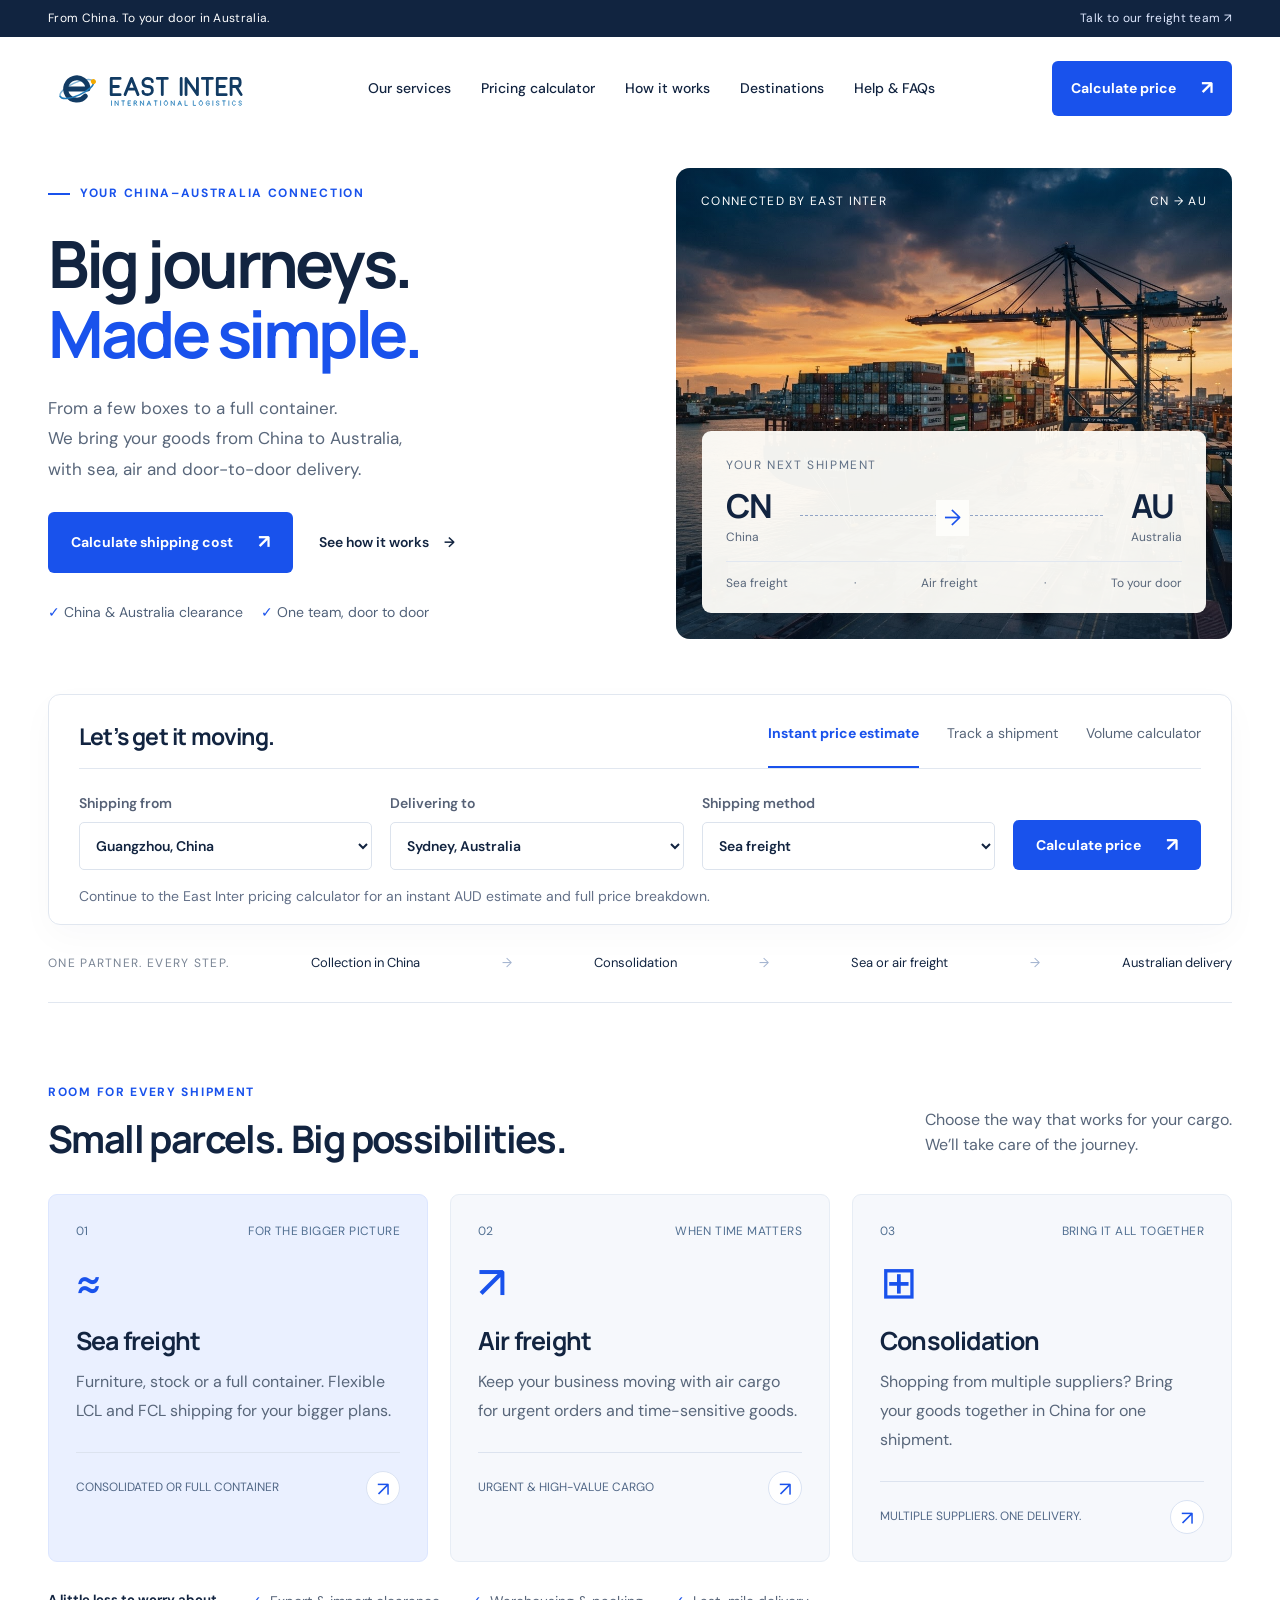
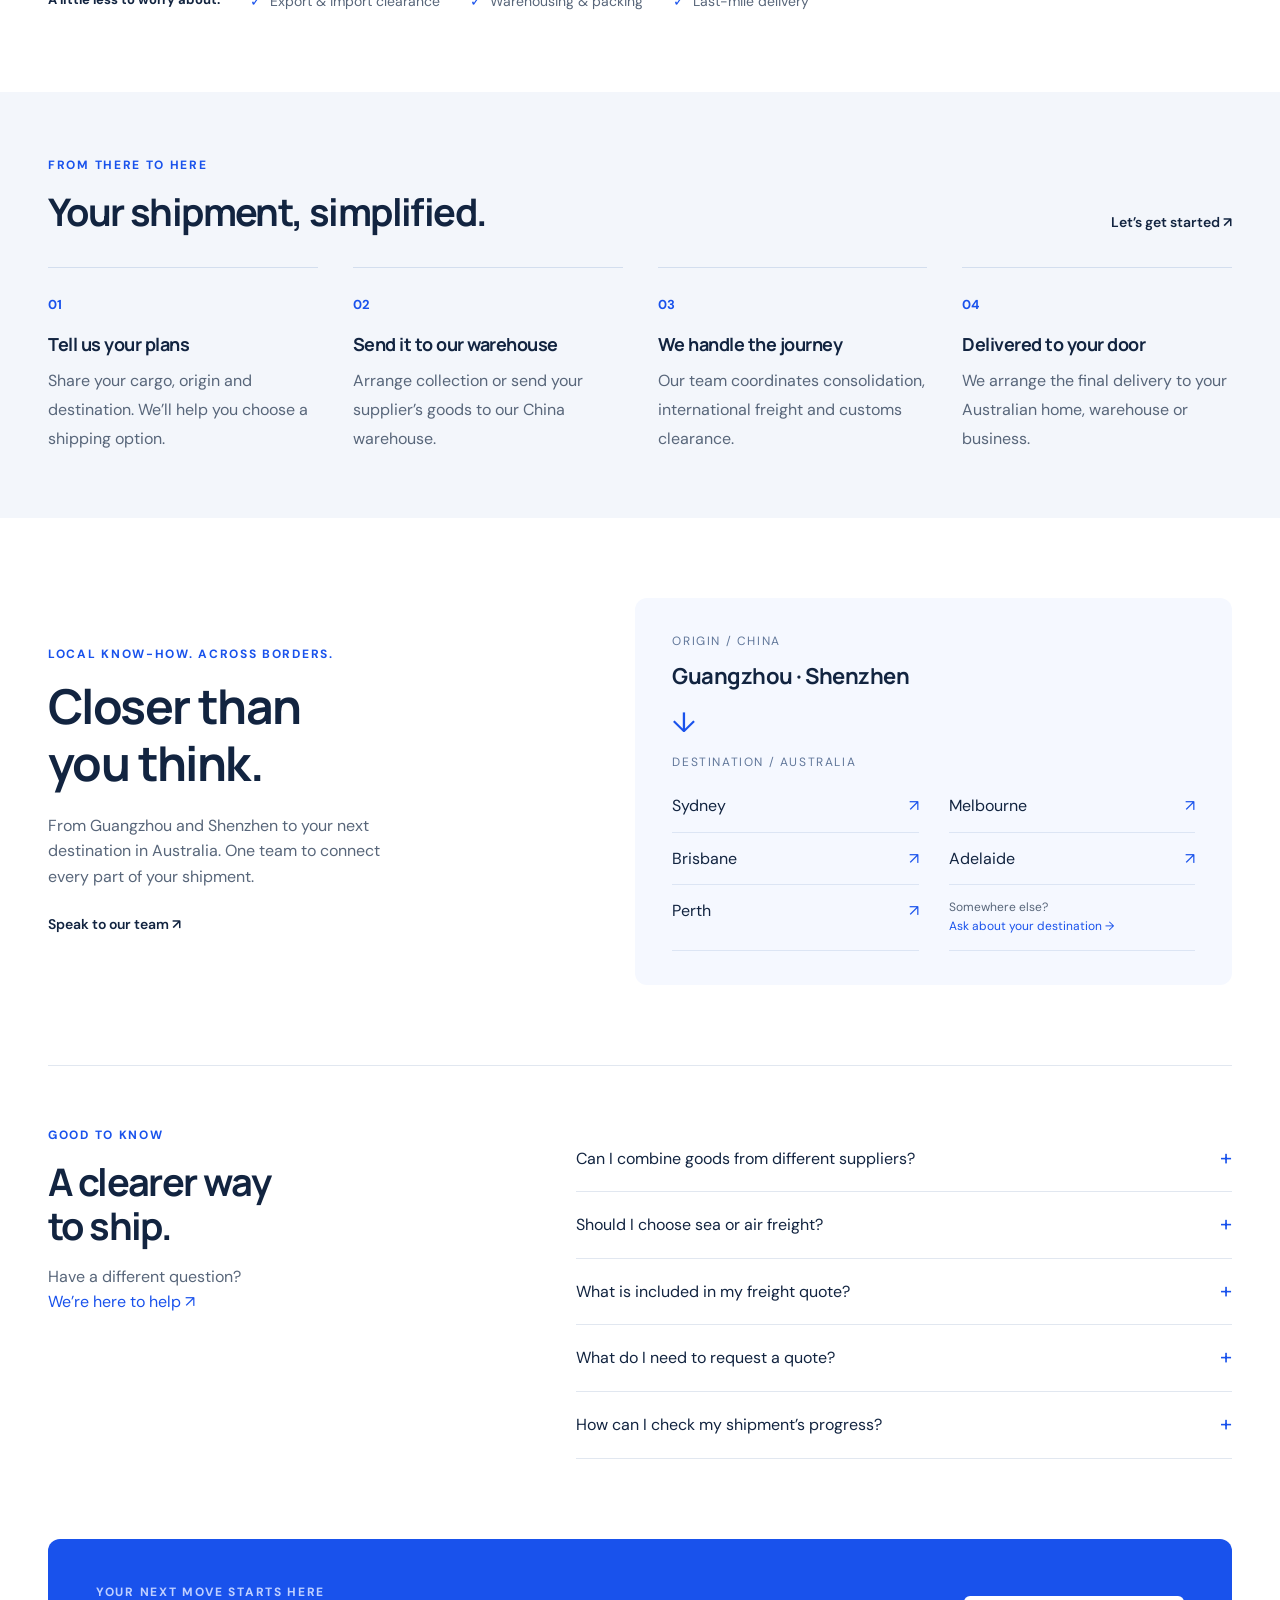
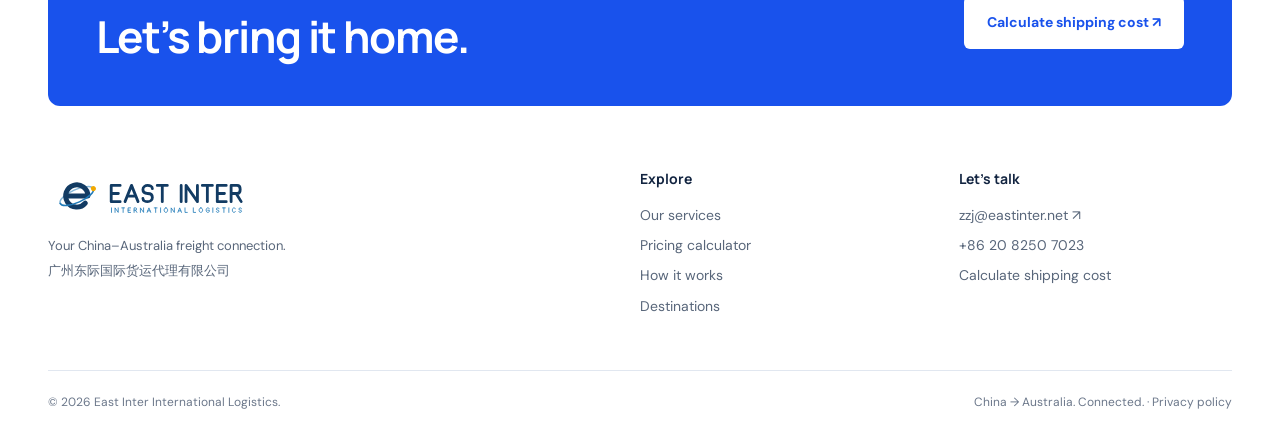
<file: index.html>
<!doctype html>
<html lang="en"><head><meta charset="utf-8"><meta name="viewport" content="width=device-width,initial-scale=1"><title>East Inter — A simpler way from China to Australia</title><meta name="description" content="Sea freight, air freight and consolidation from China to Australia. Plan your shipment with East Inter International Logistics."><link rel="icon" type="image/svg+xml" href="/assets/favicon.svg"><link rel="stylesheet" href="style.css"><script src="/tracking-config.js"></script>
  <script src="/tracking.js" defer></script>
</head><body>
<div class="topbar"><div class="container"><span>From China. To your door in Australia.</span><a href="mailto:zzj@eastinter.net">Talk to our freight team ↗</a></div></div>
<header class="container"><a class="brand" href="/" aria-label="East Inter home"><img src="/assets/east-inter-logo.svg" alt="East Inter International Logistics" width="326" height="80" class="brand-logo" style="height:50px;width:auto;display:block"></a><button class="menu" aria-label="Open navigation" aria-expanded="false">☰</button><nav aria-label="Main navigation"><a href="#services">Our services</a><a href="/eastinter-pricing-calculator">Pricing calculator</a><a href="#how">How it works</a><a href="#coverage">Destinations</a><a href="#faq">Help & FAQs</a></nav><a class="button nav-cta" href="/eastinter-pricing-calculator">Calculate price <span>↗</span></a></header>
<main><section class="hero container"><div class="hero-copy"><div class="eyebrow"><span class="tinyline"></span> YOUR CHINA–AUSTRALIA CONNECTION</div><h1>Big journeys.<br><span>Made simple.</span></h1><p>From a few boxes to a full container.<br>We bring your goods from China to Australia,<br class="desktop"> with sea, air and door-to-door delivery.</p><div class="hero-actions"><a href="/eastinter-pricing-calculator" class="button">Calculate shipping cost <span>↗</span></a><a href="#how" class="text-link">See how it works <span>→</span></a></div><div class="hero-benefits"><span>✓ China & Australia clearance</span><span>✓ One team, door to door</span></div></div><div class="hero-photo"><img src="assets/freight.png" alt="International freight port and shipping operations" fetchpriority="high"><div class="photo-top"><span>CONNECTED BY EAST INTER</span><span>CN → AU</span></div><div class="route-card"><span class="route-label">YOUR NEXT SHIPMENT</span><div class="route"><div><strong>CN</strong><span>China</span></div><div class="route-line"><span>→</span></div><div><strong>AU</strong><span>Australia</span></div></div><div class="route-bottom">Sea freight <span>·</span> Air freight <span>·</span> To your door</div></div></div></section>
<section id="shipping" class="shipping container" aria-labelledby="ship-title"><div class="shipping-top"><h2 id="ship-title">Let’s get it moving.</h2><div class="tabs" role="tablist" aria-label="Shipping tools"><button id="tab-quote" role="tab" aria-selected="true" aria-controls="panel-quote" data-tab="quote">Instant price estimate</button><button id="tab-track" role="tab" aria-selected="false" aria-controls="panel-track" tabindex="-1" data-tab="track">Track a shipment</button><button id="tab-volume" role="tab" aria-selected="false" aria-controls="panel-volume" tabindex="-1" data-tab="volume">Volume calculator</button></div></div><div id="panel-quote" role="tabpanel" aria-labelledby="tab-quote"><form id="quick-quote" class="quick-grid"><label>Shipping from<select name="origin"><option>Guangzhou, China</option><option>Shenzhen, China</option><option>Other city in China</option></select></label><label>Delivering to<select name="destination"><option>Sydney, Australia</option><option>Melbourne, Australia</option><option>Brisbane, Australia</option><option>Adelaide, Australia</option><option>Perth, Australia</option><option>Other Australian destination</option></select></label><label>Shipping method<select name="method"><option>Sea freight</option><option>Air freight</option><option>Help me choose</option></select></label><button class="button" type="submit">Calculate price <span>↗</span></button></form><p class="tool-note">Continue to the East Inter pricing calculator for an instant AUD estimate and full price breakdown.</p></div><div id="panel-track" role="tabpanel" aria-labelledby="tab-track" hidden><form id="track-form" class="track-grid"><label>Shipment reference<input name="reference" placeholder="Enter your East Inter shipment reference" required maxlength="80"></label><button class="button" type="submit">Request an update ↗</button></form><p class="tool-note">Contact our team with your reference for the latest shipment update. Online tracking is not yet connected.</p><p id="track-result" role="status"></p></div><div id="panel-volume" role="tabpanel" aria-labelledby="tab-volume" hidden><form id="volume-form" class="volume-grid"><label>Length (cm)<input name="length" type="number" min="0.1" step="any" value="60" required></label><label>Width (cm)<input name="width" type="number" min="0.1" step="any" value="40" required></label><label>Height (cm)<input name="height" type="number" min="0.1" step="any" value="40" required></label><label>Boxes<input name="quantity" type="number" min="1" max="100000" step="1" value="1" required></label><button class="button" type="submit">Calculate →</button></form><p id="volume-result" role="status">Enter the outer dimensions of identical boxes. Calculate will open the pricing estimator with the resulting CBM.</p></div></section>
<div class="service-strip container"><span>ONE PARTNER. EVERY STEP.</span><div>Collection in China</div><b>→</b><div>Consolidation</div><b>→</b><div>Sea or air freight</div><b>→</b><div>Australian delivery</div></div>
<section id="services" class="section container"><div class="section-head"><div><div class="eyebrow">ROOM FOR EVERY SHIPMENT</div><h2>Small parcels. Big possibilities.</h2></div><p>Choose the way that works for your cargo.<br>We’ll take care of the journey.</p></div><div class="services-grid"><article class="service featured"><div class="service-number">01 <span>FOR THE BIGGER PICTURE</span></div><div class="service-icon">≈</div><h3>Sea freight</h3><p>Furniture, stock or a full container. Flexible LCL and FCL shipping for your bigger plans.</p><div class="service-footer"><span>CONSOLIDATED OR FULL CONTAINER</span><button data-service="Sea freight" aria-label="Request a sea freight quote">↗</button></div></article><article class="service"><div class="service-number">02 <span>WHEN TIME MATTERS</span></div><div class="service-icon">↗</div><h3>Air freight</h3><p>Keep your business moving with air cargo for urgent orders and time-sensitive goods.</p><div class="service-footer"><span>URGENT & HIGH-VALUE CARGO</span><button data-service="Air freight" aria-label="Request an air freight quote">↗</button></div></article><article class="service"><div class="service-number">03 <span>BRING IT ALL TOGETHER</span></div><div class="service-icon">⊞</div><h3>Consolidation</h3><p>Shopping from multiple suppliers? Bring your goods together in China for one shipment.</p><div class="service-footer"><span>MULTIPLE SUPPLIERS. ONE DELIVERY.</span><button data-service="Help me choose" aria-label="Request a consolidation quote">↗</button></div></article></div><div class="included"><strong>A little less to worry about.</strong><span>Export & import clearance</span><span>Warehousing & packing</span><span>Last-mile delivery</span></div></section>
<section id="how" class="how-section"><div class="container"><div class="section-head"><div><div class="eyebrow">FROM THERE TO HERE</div><h2>Your shipment, simplified.</h2></div><a class="text-link" href="/eastinter-pricing-calculator">Let’s get started ↗</a></div><div class="steps"><article><span>01</span><h3>Tell us your plans</h3><p>Share your cargo, origin and destination. We’ll help you choose a shipping option.</p></article><article><span>02</span><h3>Send it to our warehouse</h3><p>Arrange collection or send your supplier’s goods to our China warehouse.</p></article><article><span>03</span><h3>We handle the journey</h3><p>Our team coordinates consolidation, international freight and customs clearance.</p></article><article><span>04</span><h3>Delivered to your door</h3><p>We arrange the final delivery to your Australian home, warehouse or business.</p></article></div></div></section>
<section id="coverage" class="coverage section container"><div><div class="eyebrow">LOCAL KNOW-HOW. ACROSS BORDERS.</div><h2>Closer than<br>you think.</h2><p>From Guangzhou and Shenzhen to your next destination in Australia. One team to connect every part of your shipment.</p><a class="text-link" href="mailto:zzj@eastinter.net">Speak to our team ↗</a></div><div class="destinations"><div class="destination-title"><span>ORIGIN / CHINA</span><strong>Guangzhou · Shenzhen</strong></div><div class="destination-arrow">↓</div><div class="destination-title"><span>DESTINATION / AUSTRALIA</span></div><div class="cities"><span>Sydney <b>↗</b></span><span>Melbourne <b>↗</b></span><span>Brisbane <b>↗</b></span><span>Adelaide <b>↗</b></span><span>Perth <b>↗</b></span><span class="city-other">Somewhere else?<br><a href="#shipping">Ask about your destination →</a></span></div></div></section>
<section id="faq" class="faq section container"><div><div class="eyebrow">GOOD TO KNOW</div><h2>A clearer way<br>to ship.</h2><p>Have a different question?<br><a href="mailto:zzj@eastinter.net">We’re here to help ↗</a></p></div><div class="faq-list"><details><summary>Can I combine goods from different suppliers?</summary><p>Yes. East Inter offers warehousing and consolidation in Guangzhou and Shenzhen. Contact our team before dispatching goods to confirm the receiving address, storage terms and packing requirements.</p></details><details><summary>Should I choose sea or air freight?</summary><p>Sea freight generally suits larger shipments when your schedule is flexible. Air freight suits urgent and higher-value goods. Share your cargo details and required arrival date so our team can recommend an option and confirm current transit estimates.</p></details><details><summary>What is included in my freight quote?</summary><p>Your tailored quote should set out the agreed freight, collection, clearance and delivery charges. Ask our team to confirm taxes, duties, insurance and any destination charges for your particular shipment before booking.</p></details><details><summary>What do I need to request a quote?</summary><p>Provide your origin, destination, goods description, number of packages, total weight and outer dimensions. For multiple package sizes, include a packing list.</p></details><details><summary>How can I check my shipment’s progress?</summary><p>Use the shipment update tool above to prepare an email with your East Inter reference. The freight team can provide the latest update; live tracking is not connected to this website yet.</p></details></div></section>
<section class="cta container"><div><div class="eyebrow">YOUR NEXT MOVE STARTS HERE</div><h2>Let’s bring it home.</h2></div><a href="/eastinter-pricing-calculator" class="button white">Calculate shipping cost ↗</a></section></main>
<footer class="container"><div class="footer-top"><div><a class="brand" href="/"><img src="/assets/east-inter-logo.svg" alt="East Inter International Logistics" width="326" height="80" class="brand-logo" style="height:50px;width:auto;display:block"></a><p>Your China–Australia freight connection.<br>广州东际国际货运代理有限公司</p></div><div><h3>Explore</h3><a href="#services">Our services</a><a href="/eastinter-pricing-calculator">Pricing calculator</a><a href="#how">How it works</a><a href="#coverage">Destinations</a></div><div><h3>Let’s talk</h3><a href="mailto:zzj@eastinter.net">zzj@eastinter.net ↗</a><a href="tel:+862082507023">+86 20 8250 7023</a><a href="/eastinter-pricing-calculator">Calculate shipping cost</a></div></div><div class="footer-bottom"><span>© <span id="year">2026</span> East Inter International Logistics.</span><span>China → Australia. Connected. · <a href="/privacy">Privacy policy</a></span></div></footer>
<dialog id="quote-dialog" aria-labelledby="dialog-title"><button class="close" aria-label="Close quote form">×</button><div class="eyebrow">LET’S PLAN YOUR SHIPMENT</div><h2 id="dialog-title">A quote that fits your cargo.</h2><p id="quote-route"></p><form id="details-form"><div class="form-pair"><label>Your name<input name="name" autocomplete="name" required maxlength="120"></label><label>Email address<input name="email" type="email" autocomplete="email" required></label></div><label>Goods description<textarea name="cargo" rows="3" placeholder="e.g. 8 cartons of homewares; include collection and delivery details" required maxlength="3000"></textarea></label><div class="form-pair"><label>Total weight (kg)<input name="weight" type="number" min="0.01" step="any" required></label><label>Total volume (CBM, optional)<input name="volume" type="number" min="0.000001" step="any"></label></div><p class="tool-note">We’ll prepare an email to zzj@eastinter.net with your details. Your request is sent only when you send it in your email app.</p><button class="button" type="submit">Prepare quote email ↗</button><p id="quote-status" role="status"></p><a id="email-fallback" hidden>Open prepared email ↗</a></form></dialog><script src="app.js"></script></body></html>
</file>
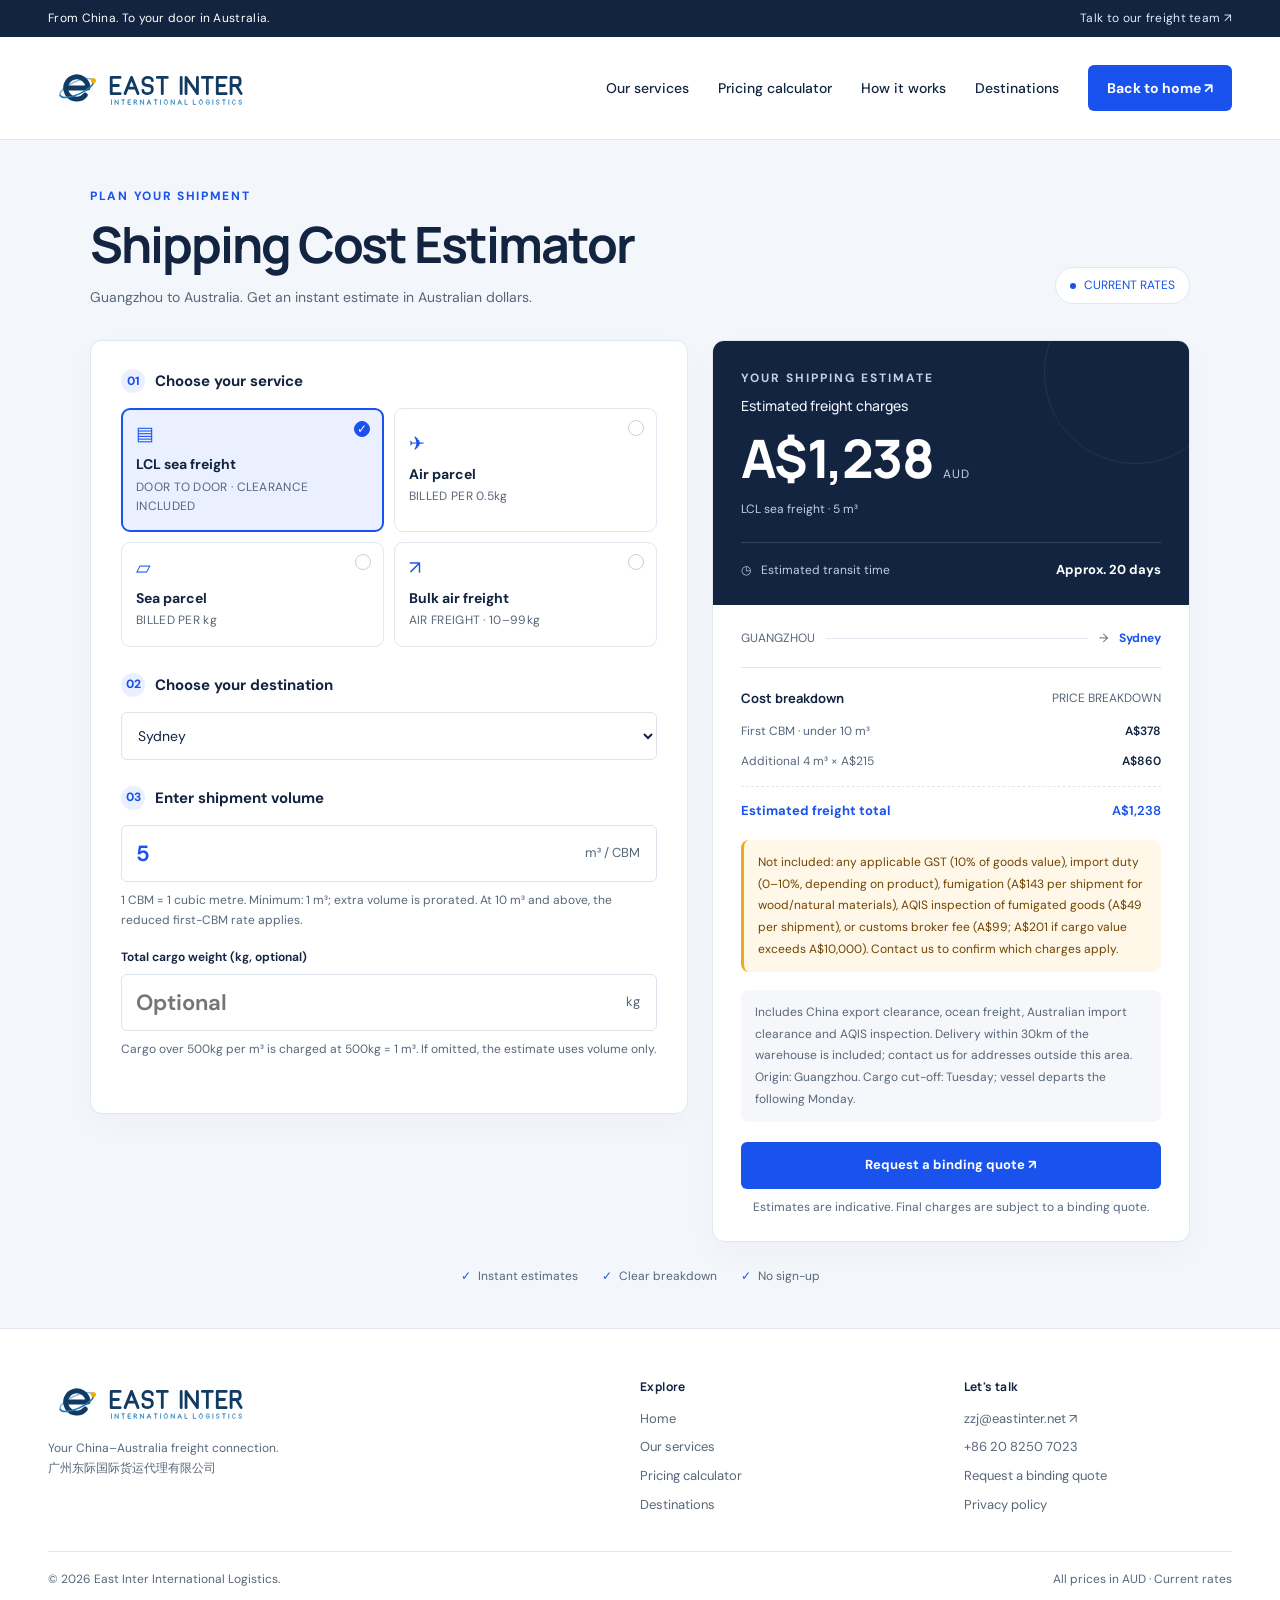
<file: eastinter-pricing-calculator.html>
<!doctype html>
<html lang="en-AU">
<head>
  <meta charset="utf-8">
  <meta name="viewport" content="width=device-width, initial-scale=1">
  <meta name="description" content="Estimate shipping costs in Australian dollars from Guangzhou to Australia. East Inter current freight rates, including chargeable weight and delivery options.">
  <title>Shipping Cost Estimator | East Inter</title>
  <link rel="icon" type="image/svg+xml" href="/assets/favicon.svg">
  <style>
    @import url('https://fonts.googleapis.com/css2?family=DM+Sans:wght@400;500;600;700&family=Manrope:wght@400;500;600;700;800&display=swap');
    :root{--blue:#1952ec;--ink:#122440;--muted:#58667a;--line:#e1e7f0;--canvas:#f3f6fb;--soft:#eaf0ff;--focus:#edaa1c}
    *{box-sizing:border-box}html{scroll-behavior:smooth}body{margin:0;background:var(--canvas);color:var(--ink);font-family:'DM Sans',sans-serif;line-height:1.6}
    a{color:inherit;text-decoration:none}button,input,select{font:inherit}button,select{cursor:pointer}button,input,select,a{-webkit-tap-highlight-color:transparent}button:focus-visible,input:focus-visible,select:focus-visible,a:focus-visible{outline:3px solid var(--focus);outline-offset:4px}
    .site-container{max-width:1280px;width:calc(100% - 96px);margin-inline:auto}.topbar{background:var(--ink);color:#fff;font-size:12px;letter-spacing:.3px;padding:9px 0}.topbar .site-container{display:flex;justify-content:space-between}.topbar a{color:#e0e9ff}
    .site-header{height:103px;background:#fff;border-bottom:1px solid var(--line)}.header-inner{height:100%;display:flex;align-items:center;justify-content:space-between;gap:25px}.brand{display:flex;align-items:center;gap:12px;font-family:Manrope,sans-serif;font-size:21px;font-weight:800;letter-spacing:1px;line-height:1.4}.brand small{display:block;font-size:12px;letter-spacing:2px;font-weight:600}.mark{background:var(--blue);color:#fff;font-size:31px;letter-spacing:-2px;display:flex;align-items:center;justify-content:center;width:52px;height:52px;border-radius:11px}.mark span{font-size:20px;align-self:flex-start;margin-top:3px}.site-nav{display:flex;align-items:center;gap:29px;font-size:14px;font-weight:500}.site-nav>a:not(.home-link):hover{color:var(--blue)}.home-link{background:var(--blue);color:#fff;padding:12px 19px;border-radius:6px;font-size:14px;font-weight:700;white-space:nowrap}.home-link:hover{background:#1040c3}
    main{max-width:1180px;margin:auto;padding:47px 40px 42px}.intro{display:flex;align-items:flex-end;justify-content:space-between;gap:24px;margin-bottom:32px}.eyebrow{font-size:12px;font-weight:700;letter-spacing:1.7px;color:var(--blue);margin:0 0 10px}h1,h2,h3{font-family:Manrope,sans-serif}h1{font-size:clamp(34px,4vw,50px);line-height:1.13;letter-spacing:-2px;margin:0 0 13px;color:var(--ink)}.intro p:last-child{margin:0;color:var(--muted);font-size:14px}.rate-tag{white-space:nowrap;display:flex;align-items:center;gap:8px;background:#fff;border:1px solid var(--line);border-radius:30px;padding:8px 14px;font-size:12px;color:var(--blue);margin-bottom:4px}.dot{height:6px;width:6px;background:var(--blue);border-radius:50%}
    .layout{display:grid;grid-template-columns:minmax(0,1.25fr) minmax(0,1fr);gap:24px;align-items:start}.card{background:#fff;border:1px solid var(--line);border-radius:12px;box-shadow:0 12px 35px #12244007}.form-card{padding:28px 30px}.step{border:0;padding:0;margin:0 0 26px;min-width:0}.step:last-child{margin-bottom:0}.step legend,.step-title{padding:0;display:flex;align-items:center;gap:10px;font-size:15px;font-weight:700;margin-bottom:15px}.step-no{width:24px;height:24px;display:inline-grid;place-items:center;border-radius:50%;background:var(--soft);color:var(--blue);font-size:12px;font-weight:800}.step-title label{cursor:pointer}.services{display:grid;grid-template-columns:1fr 1fr;gap:10px}.service{border:1px solid var(--line);border-radius:9px;background:#fff;text-align:left;padding:15px 14px;position:relative;color:var(--ink);min-height:103px;transition:background .15s,border-color .15s}.service:hover{border-color:#91a4c6;background:#f8faff}.service[aria-pressed="true"]{border:2px solid var(--blue);padding:14px 13px;background:var(--soft)}.service .symbol{display:block;font-size:19px;color:var(--blue);line-height:1;margin-bottom:10px}.service .label{display:block;font-size:14px;font-weight:700}.service small{display:block;overflow-wrap:anywhere;color:var(--muted);font-size:12px;margin-top:2px;letter-spacing:.3px}.check{position:absolute;right:12px;top:11px;border:1px solid #c7cfdd;width:16px;height:16px;border-radius:50%;font-size:12px;text-align:center;line-height:14px;color:transparent}.service[aria-pressed="true"] .check{background:var(--blue);color:#fff;border-color:var(--blue)}
    select{width:100%;height:48px;border:1px solid #dce3ed;border-radius:6px;background:#fff;color:var(--ink);padding:0 12px;font-size:14px}.measurement{display:flex;border:1px solid #dce3ed;border-radius:6px;overflow:hidden;align-items:center}.measurement:focus-within{outline:3px solid var(--focus);outline-offset:3px}.measurement input{width:100%;min-width:0;border:0;background:transparent;font-size:22px;font-weight:650;color:var(--blue);padding:10px 14px;outline:none}.measurement span{padding:0 16px;white-space:nowrap;color:var(--muted);font-size:13px}.hint{font-size:12px;line-height:1.7;color:var(--muted);margin:8px 0 0}.options{margin-top:17px}.options label{font-size:12px;font-weight:650;display:block;margin-bottom:7px}.segmented{display:grid;grid-template-columns:1fr 1fr;gap:8px}.segmented button{border:1px solid var(--line);border-radius:6px;background:#fff;color:var(--muted);font-size:12px;padding:10px 6px}.segmented button[aria-pressed="true"]{background:var(--soft);border-color:var(--blue);color:var(--blue);font-weight:700}.error{font-size:12px;color:#a73125;margin:8px 0 0}[hidden]{display:none!important}
    .quote{overflow:hidden}.quote-top{background:var(--ink);color:white;padding:28px 28px 24px;position:relative}.quote-top:after{content:"";position:absolute;right:-37px;top:-59px;width:180px;height:180px;border:1px solid #ffffff12;border-radius:50%;pointer-events:none}.quote-label{font-size:12px;font-weight:700;letter-spacing:2px;color:#c4cee4;margin:0 0 7px}.quote-top h2{font-size:14px;font-weight:500;margin:0;color:#edf1fa}.price{display:flex;align-items:baseline;gap:10px;margin:7px 0 1px;flex-wrap:wrap}.price strong{font-family:Manrope,sans-serif;font-size:clamp(38px,4.6vw,53px);line-height:1.25;letter-spacing:-1.5px;font-weight:750;overflow-wrap:anywhere}.price span{font-size:12px;color:#c4cee4;letter-spacing:1px}.quote-subtitle{font-size:12px;color:#c4cee4;margin:9px 0 0}.transit{display:flex;align-items:center;gap:10px;margin-top:23px;padding-top:17px;border-top:1px solid #ffffff24;font-size:12px;color:#c4cee4}.transit strong{text-align:right;color:white;font-size:13px;margin-left:auto}.quote-body{padding:24px 28px}.route{display:flex;align-items:center;gap:11px;padding-bottom:19px;border-bottom:1px solid var(--line);font-size:12px;color:var(--muted)}.route .route-city{min-width:0;overflow-wrap:anywhere;font-weight:700;color:var(--blue)}.route .route-line{height:1px;background:var(--line);flex:1;min-width:12px}.breakdown-heading{display:flex;justify-content:space-between;align-items:center;margin:20px 0 13px}.breakdown-heading h3{font-size:13px;margin:0}.breakdown-heading span{font-size:12px;color:var(--muted)}.line-item{display:flex;justify-content:space-between;align-items:baseline;gap:15px;font-size:12px;margin:11px 0;color:var(--muted)}.line-item span:first-child{min-width:0;overflow-wrap:anywhere}.line-item strong{white-space:nowrap;font-weight:600;color:var(--ink)}.line-total{border-top:1px dashed var(--line);padding-top:14px;margin-top:15px;font-size:13px;font-weight:700;color:var(--blue)}.line-total strong{color:var(--blue)}.note{border-radius:8px;background:#f5f7fa;padding:12px 14px;font-size:12px;line-height:1.8;color:var(--muted);margin:18px 0 0}.surcharge{background:#fff7e7;color:#704400;border-left:3px solid var(--focus)}.contact{display:block;margin-top:20px;background:var(--blue);border-radius:6px;text-decoration:none;text-align:center;color:#fff;font-size:13px;font-weight:700;padding:13px}.contact:hover{background:#1040c3}.disclaimer{text-align:center;font-size:12px;color:var(--muted);margin:9px 0 0}.below{display:flex;justify-content:center;gap:24px;color:var(--muted);font-size:12px;margin:25px 0 0}.below span{display:flex;align-items:center;gap:7px}.below i{font-style:normal;color:var(--blue)}
    .site-footer{background:#fff;border-top:1px solid var(--line);padding:48px 0 24px}.footer-top{display:grid;grid-template-columns:2fr 1fr 1fr;gap:55px}.site-footer p{font-size:12px;color:var(--muted)}.site-footer h3{font-size:12px;letter-spacing:.4px;margin:0 0 12px}.site-footer .footer-links{display:flex;flex-direction:column;gap:8px;font-size:13px;color:var(--muted)}.site-footer .footer-links a:hover{color:var(--blue)}.footer-bottom{display:flex;justify-content:space-between;border-top:1px solid var(--line);padding-top:18px;margin-top:35px;font-size:12px;color:var(--muted)}
    @media(max-width:900px){.site-nav>a:not(.home-link){display:none}.layout{grid-template-columns:1fr}.footer-top{grid-template-columns:1fr 1fr}.footer-top>div:first-child{grid-column:1/-1}}
    @media(max-width:800px){.site-container{width:calc(100% - 48px)}.site-header{height:87px}.header-inner{padding:0}.topbar{font-size:12px}main{padding:30px 24px 34px}.intro{display:block}.rate-tag{display:inline-flex;margin-top:18px}.quote-top{padding:25px}.quote-body{padding:22px 25px}.price strong{font-size:48px}}
    @media(max-width:520px){.topbar .site-container span{display:none}.topbar .site-container{justify-content:flex-end}.site-container{width:calc(100% - 32px)}.site-header{height:78px}.brand{gap:9px;font-size:18px}.mark{width:43px;height:43px;font-size:25px}.mark span{font-size:16px}.brand small{font-size:12px}.home-link{padding:9px 12px;font-size:12px}.site-nav{gap:0}main{padding:27px 16px 30px}h1{font-size:34px;letter-spacing:-1.2px;max-width:340px}.intro{margin-bottom:23px}.intro p:last-child{font-size:12px}.form-card{padding:22px 20px}.services{gap:9px}.service{padding:13px 11px}.service[aria-pressed="true"]{padding:12px 10px}.service small{font-size:12px}.below{gap:14px;font-size:12px}.quote-top,.quote-body{padding:23px}.price strong{font-size:46px}.footer-top{grid-template-columns:1fr;gap:28px}.footer-top>div:first-child{grid-column:auto}.footer-bottom{display:block}.footer-bottom span{display:block;margin-top:6px}}
    @media(max-width:390px){.brand>span:last-child{display:none}.below{flex-wrap:wrap}.home-link{font-size:12px}.form-card{padding:20px 16px}.quote-top,.quote-body{padding:21px 19px}}
    @media(prefers-reduced-motion:reduce){*{transition:none!important}}
  .brand-logo{max-width:100%}@media(max-width:390px){.brand-logo{height:34px!important}}
  </style>
<script src="/tracking-config.js"></script>
  <script src="/tracking.js" defer></script>
</head>
<body>
  <div class="topbar"><div class="site-container"><span>From China. To your door in Australia.</span><a href="mailto:zzj@eastinter.net">Talk to our freight team ↗</a></div></div>
  <header class="site-header"><div class="header-inner site-container"><a class="brand" href="/" aria-label="East Inter home"><img src="/assets/east-inter-logo.svg" alt="East Inter International Logistics" width="326" height="80" class="brand-logo" style="height:50px;width:auto;display:block"></a><nav class="site-nav" aria-label="Main navigation"><a href="/#services">Our services</a><a href="/eastinter-pricing-calculator" aria-current="page">Pricing calculator</a><a href="/#how">How it works</a><a href="/#coverage">Destinations</a><a class="home-link" href="/" aria-label="Back to East Inter home page">Back to home ↗</a></nav></div></header>
  <main>
    <div class="intro"><div><p class="eyebrow">PLAN YOUR SHIPMENT</p><h1>Shipping Cost Estimator</h1><p>Guangzhou to Australia. Get an instant estimate in Australian dollars.</p></div><div class="rate-tag"><span class="dot"></span> <span id="rate-tag-text">CURRENT RATES</span></div></div>
    <div class="layout">
      <section class="card form-card" aria-label="Shipping options">
        <fieldset class="step"><legend><span class="step-no">01</span>Choose your service</legend><div class="services">
          <button class="service" type="button" data-service="lcl" aria-pressed="true"><span class="symbol" aria-hidden="true">▤</span><span class="check" aria-hidden="true">✓</span><span class="label">LCL sea freight</span><small>DOOR TO DOOR · CLEARANCE INCLUDED</small></button>
          <button class="service" type="button" data-service="airParcel" aria-pressed="false"><span class="symbol" aria-hidden="true">✈</span><span class="check" aria-hidden="true">✓</span><span class="label">Air parcel</span><small>BILLED PER 0.5kg</small></button>
          <button class="service" type="button" data-service="seaParcel" aria-pressed="false"><span class="symbol" aria-hidden="true">▱</span><span class="check" aria-hidden="true">✓</span><span class="label">Sea parcel</span><small>BILLED PER kg</small></button>
          <button class="service" type="button" data-service="bulkAir" aria-pressed="false"><span class="symbol" aria-hidden="true">↗</span><span class="check" aria-hidden="true">✓</span><span class="label">Bulk air freight</span><small>AIR FREIGHT · 10–99kg</small></button>
        </div></fieldset>
        <div class="step"><div class="step-title"><span class="step-no">02</span><label for="city">Choose your destination</label></div><select id="city"></select>
          <div class="options" id="delivery-options" hidden><label for="delivery">Delivery option</label><select id="delivery"><option value="door">Add door delivery</option><option value="collection">Warehouse collection (no delivery fee)</option></select></div>
          <div class="options" id="cargo-options" hidden><label for="cargo">Goods type</label><select id="cargo"><option value="normal">General goods</option><option value="sensitive">Sensitive goods (powders / liquids / batteries)</option></select></div>
          <div class="options" id="tax-options" hidden><div class="hint" style="margin:0 0 7px">Duties & taxes</div><div class="segmented" role="group" aria-label="Duties & taxes"><button type="button" data-tax="DDU" aria-pressed="false">DDU · Duties unpaid</button><button type="button" data-tax="DDP" aria-pressed="true">DDP · Duties prepaid</button></div></div>
        </div>
        <div class="step"><div class="step-title"><span class="step-no">03</span><label id="quantity-label" for="quantity">Enter shipment volume</label></div><div class="measurement"><input id="quantity" type="number" inputmode="decimal" min="1" step="any" value="5" aria-describedby="quantity-hint quantity-error"><span id="unit">m³ / CBM</span></div><p class="hint" id="quantity-hint"></p><p class="error" id="quantity-error" role="alert" hidden></p><div class="options" id="lcl-weight-options"><label for="lcl-weight">Total cargo weight (kg, optional)</label><div class="measurement"><input id="lcl-weight" type="number" inputmode="decimal" min="0" step="any" placeholder="Optional"><span>kg</span></div><p class="hint">Cargo over 500kg per m³ is charged at 500kg = 1 m³. If omitted, the estimate uses volume only.</p></div><div class="options" id="volume-options" hidden><label for="volume">Total packed volume (m³, optional)</label><div class="measurement"><input id="volume" type="number" inputmode="decimal" min="0" step="any" placeholder="Optional" aria-describedby="volume-hint"><span>m³ / CBM</span></div><p class="hint" id="volume-hint">Volume weight = L × W × H (cm) ÷ 6,000, or total m³ × 1,000,000 ÷ 6,000. We use the greater of actual and volume weight. If omitted, the estimate uses actual weight only.</p></div></div>
          <div class="options" id="postcode-options" hidden><label for="postcode">Delivery postcode (optional)</label><div class="measurement"><input id="postcode" type="text" inputmode="numeric" maxlength="4" pattern="[0-9]{4}" placeholder="e.g. 2000" autocomplete="postal-code" aria-describedby="postcode-hint"><span>AU</span></div><p class="hint" id="postcode-hint">Some remote postcodes carry an extra per-kg charge. Enter the delivery postcode to include it.</p></div>
      </section>
      <aside class="card quote" aria-label="Live shipping estimate" aria-live="polite" aria-atomic="true">
        <div class="quote-top"><p class="quote-label">YOUR SHIPPING ESTIMATE</p><h2 id="estimate-title">Estimated shipping cost</h2><div class="price"><strong id="price">—</strong><span>AUD</span></div><p class="quote-subtitle" id="quote-subtitle"></p><div class="transit"><span aria-hidden="true">◷</span><span>Estimated transit time</span><strong id="transit">—</strong></div></div>
        <div class="quote-body"><div class="route"><span>GUANGZHOU</span><span class="route-line"></span><span aria-hidden="true">→</span><span class="route-city" id="route-city">Sydney</span></div><div class="breakdown-heading"><h3>Cost breakdown</h3><span>PRICE BREAKDOWN</span></div><div id="breakdown"></div><p id="surcharge" class="note surcharge" hidden></p><p class="note" id="pricing-note"></p><a class="contact" href="mailto:info@eastinter.com.au">Request a binding quote ↗</a><p class="disclaimer">Estimates are indicative. Final charges are subject to a binding quote.</p></div>
      </aside>
    </div>
    <div class="below"><span><i>✓</i> Instant estimates</span><span><i>✓</i> Clear breakdown</span><span><i>✓</i> No sign-up</span></div>
  </main>
  <footer class="site-footer"><div class="site-container"><div class="footer-top"><div><a class="brand" href="/"><img src="/assets/east-inter-logo.svg" alt="East Inter International Logistics" width="326" height="80" class="brand-logo" style="height:50px;width:auto;display:block"></a><p>Your China–Australia freight connection.<br>广州东际国际货运代理有限公司</p></div><div><h3>Explore</h3><div class="footer-links"><a href="/">Home</a><a href="/#services">Our services</a><a href="/eastinter-pricing-calculator">Pricing calculator</a><a href="/#coverage">Destinations</a></div></div><div><h3>Let's talk</h3><div class="footer-links"><a href="mailto:zzj@eastinter.net">zzj@eastinter.net ↗</a><a href="tel:+862082507023">+86 20 8250 7023</a><a href="mailto:info@eastinter.com.au">Request a binding quote</a><a href="/privacy">Privacy policy</a></div></div></div><div class="footer-bottom"><span>© 2026 East Inter International Logistics.</span><span>All prices in AUD · <span id="footer-effective">Current</span> rates</span></div></div></footer>
  <script src="pricing-rates.js"></script>
  <script src="pricing-engine.js"></script>
  <script>
    'use strict';
    const engine = EastInterEngine.createEngine(EastInterRates);
    document.getElementById('rate-tag-text').textContent=EastInterRates.effective.toUpperCase()+' RATES';
    document.getElementById('footer-effective').textContent=EastInterRates.effective;
    document.querySelector('meta[name=description]').content=document.querySelector('meta[name=description]').content.replace('current',EastInterRates.effective.toLowerCase());
    const {cities,estimate} = engine, lclRates = engine.rates.lcl;
    const {number,money} = EastInterEngine;
    const serviceNames = {lcl:'LCL sea freight',airParcel:'Air parcel',seaParcel:'Sea parcel',bulkAir:'Bulk air freight'};
    const $ = id => document.getElementById(id);
    let service = 'lcl', tax = 'DDP';
    const savedQuantities = {lcl:'5',airParcel:'2',seaParcel:'25',bulkAir:'50'};
    function updateCities() {
      const previous=$('city').value; $('city').replaceChildren();
      Object.entries(cities).forEach(([key,label]) => {if (service !== 'lcl' || lclRates[key]) $('city').add(new Option(label,key));});
      if ([...$('city').options].some(option => option.value === previous)) $('city').value=previous;
    }
    function selectService(next) {
      savedQuantities[service]=$('quantity').value; service=next;
      document.querySelectorAll('[data-service]').forEach(button => button.setAttribute('aria-pressed',String(button.dataset.service === service)));
      $('cargo-options').hidden=service !== 'airParcel'; $('tax-options').hidden=service !== 'bulkAir'; $('volume-options').hidden=service === 'lcl'; $('lcl-weight-options').hidden=service !== 'lcl'; $('postcode-options').hidden=service !== 'bulkAir';
      $('quantity-label').textContent=service === 'lcl' ? 'Enter shipment volume' : 'Enter actual shipment weight';
      $('unit').textContent=service === 'lcl' ? 'm³ / CBM' : 'kg';
      $('quantity').min=service === 'lcl' ? '1' : '0.01';
      $('quantity').removeAttribute('max'); $('quantity').value=savedQuantities[service];
      updateCities(); calculate();
    }
    function row(label,value,total=false) {
      const div=document.createElement('div'); div.className='line-item'+(total?' line-total':'');
      const text=document.createElement('span'),amount=document.createElement('strong'); text.textContent=label; amount.textContent=value;
      div.append(text,amount); $('breakdown').append(div);
    }
    function calculate() {
      const city=$('city').value,quantity=$('quantity').valueAsNumber;
      $('delivery-options').hidden=!(service === 'lcl' && lclRates[city]?.optional);
      $('quantity-hint').textContent={
        lcl:'1 CBM = 1 cubic metre. Minimum: 1 m³; extra volume is prorated. At 10 m³ and above, the reduced first-CBM rate applies.',
        airParcel:'Small parcels: under approximately 10kg. Chargeable weight is rounded up to the next 0.5kg.',
        seaParcel:'Chargeable weight is rounded up to a whole kg. At 20kg billed weight and above, the flat per-kg rate applies.',
        bulkAir:'10–99kg chargeable weight only. Both DDU and DDP are priced per kg, rounded up to the next whole kg.'
      }[service];
      const quote=estimate({service,city,quantity,cargo:$('cargo').value,tax,delivery:$('delivery').value,volume:$('volume').value.trim()===''?null:$('volume').valueAsNumber,weightKg:$('lcl-weight').value.trim()===''?null:$('lcl-weight').valueAsNumber,postcode:$('postcode').value.trim()===''?null:$('postcode').value.trim()});
      $('route-city').textContent=cities[city]; $('breakdown').replaceChildren();
      $('quantity-error').textContent=quote.error||''; $('quantity-error').hidden=!quote.error;
      const errField=!quote.error?null:/packed volume/.test(quote.error)?'volume':/cargo weight/.test(quote.error)?'lcl-weight':/postcode/.test(quote.error)?'postcode':'quantity';
      ['quantity','volume','lcl-weight','postcode'].forEach(id => {const bad=id === errField; $(id).setAttribute('aria-invalid',String(bad)); if (bad) $(id).setAttribute('aria-describedby',[...new Set([...($(id).getAttribute('aria-describedby')||'').split(' ').filter(Boolean),'quantity-error'])].join(' '));});
      $('surcharge').hidden=!quote.warning; $('surcharge').textContent=quote.warning||'';
      $('estimate-title').textContent=service === 'bulkAir' && tax === 'DDP' ? 'Estimated total, tax included' : 'Estimated freight charges';
      if (quote.error) {
        $('price').textContent='—'; $('transit').textContent='—'; $('quote-subtitle').textContent='Check shipment details'; $('pricing-note').textContent=quote.error; row('No estimate available','—'); return;
      }
      $('price').textContent=money(quote.total); $('transit').textContent=quote.days;
      $('quote-subtitle').textContent=serviceNames[service]+' · '+number(service === 'lcl'?quantity:quote.billed)+(service === 'lcl'?' m³':'kg billed')+(service === 'bulkAir'?' · '+tax:'');
      quote.lines.forEach(([label,amount]) => row(label,money(amount)));
      row('Estimated '+(service === 'bulkAir' && tax === 'DDP'?'total':'freight total'),money(quote.total),true);
      $('pricing-note').textContent=quote.note;
    }
    document.querySelectorAll('[data-service]').forEach(button => button.addEventListener('click',() => selectService(button.dataset.service)));
    document.querySelectorAll('[data-tax]').forEach(button => button.addEventListener('click',() => {
      tax=button.dataset.tax; document.querySelectorAll('[data-tax]').forEach(item => item.setAttribute('aria-pressed',String(item.dataset.tax === tax))); calculate();
    }));
    ['city','cargo','delivery'].forEach(id => $(id).addEventListener('change',calculate));
    ['quantity','volume','lcl-weight','postcode'].forEach(id => $(id).addEventListener('input',calculate));
    const params=new URLSearchParams(window.location.search);
    const requestedService=['lcl','airParcel','seaParcel','bulkAir'].includes(params.get('service'))?params.get('service'):'lcl';
    selectService(requestedService);
    if ([...$('city').options].some(option => option.value === params.get('city'))) $('city').value=params.get('city');
    const requestedQuantity=Number(params.get('quantity'));
    if (Number.isFinite(requestedQuantity) && requestedQuantity > 0) $('quantity').value=String(requestedQuantity);
    calculate();
</script>
</body>
</html>
</file>
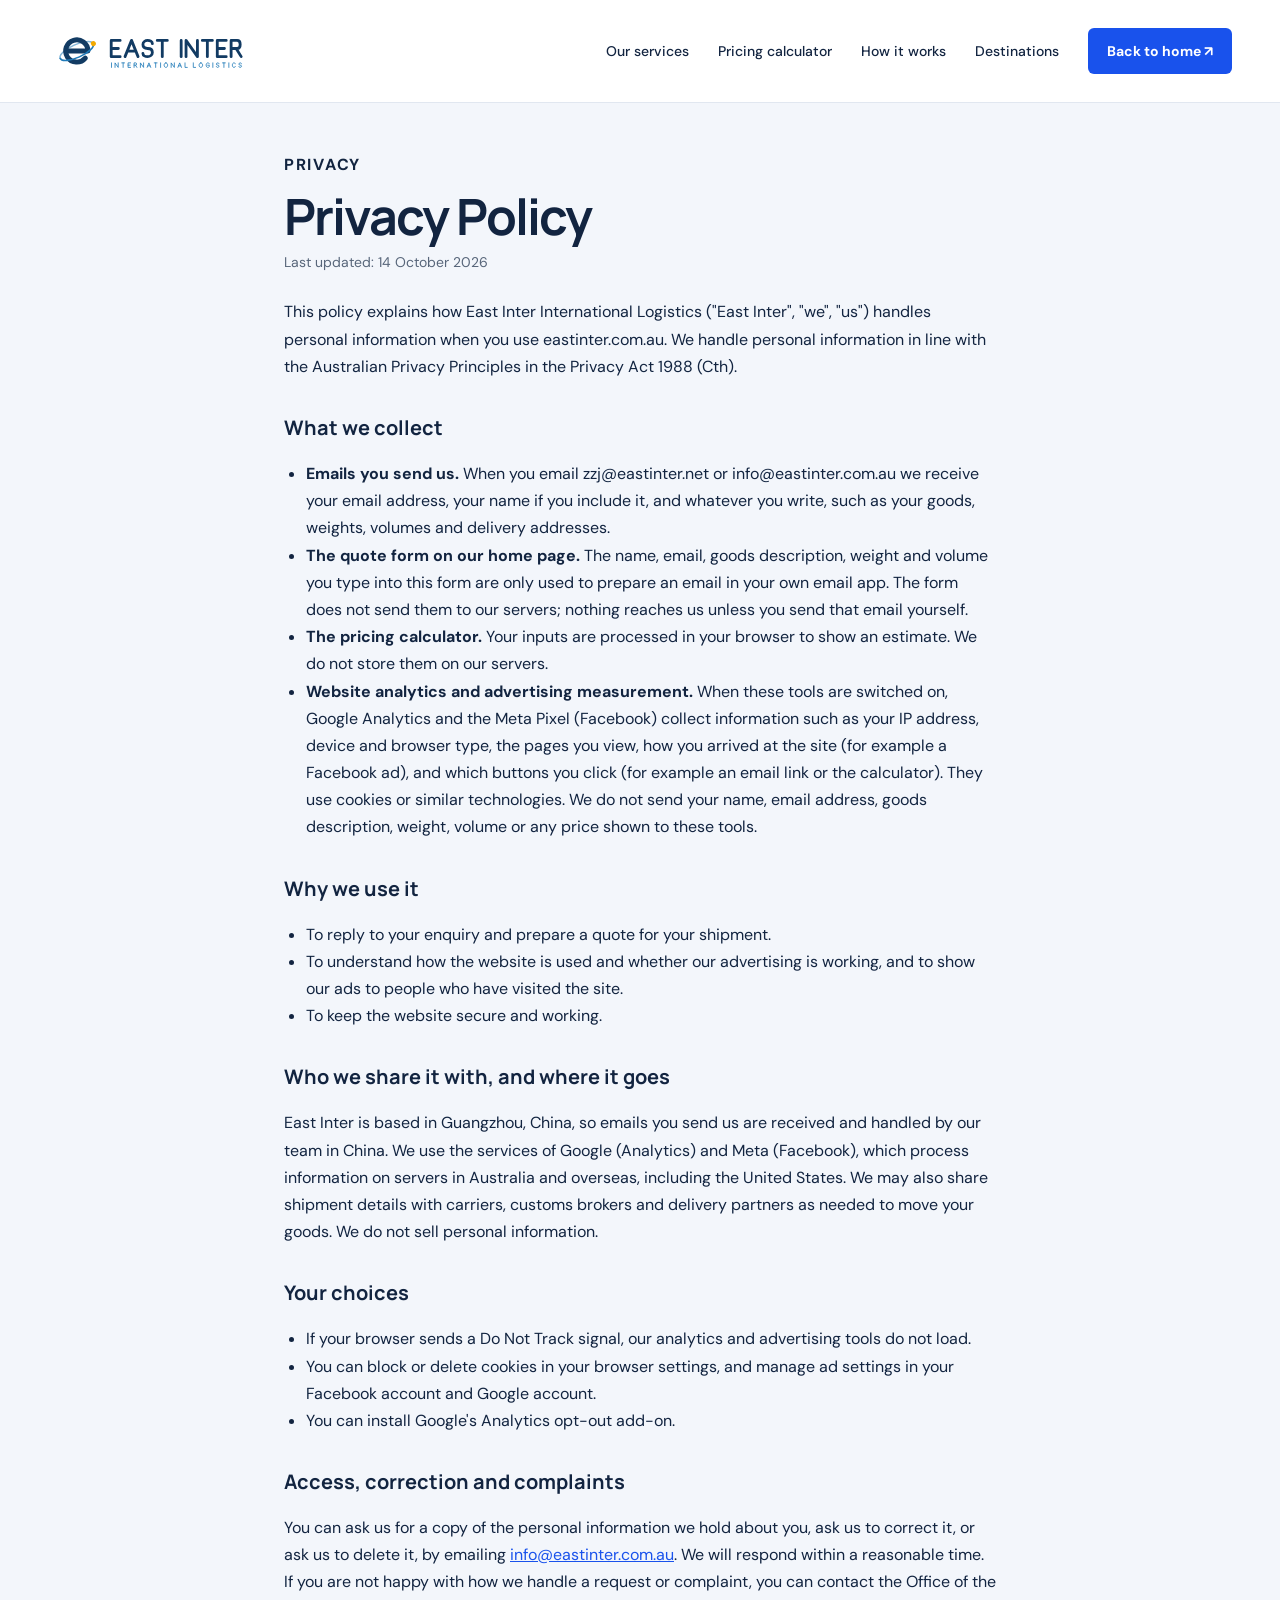
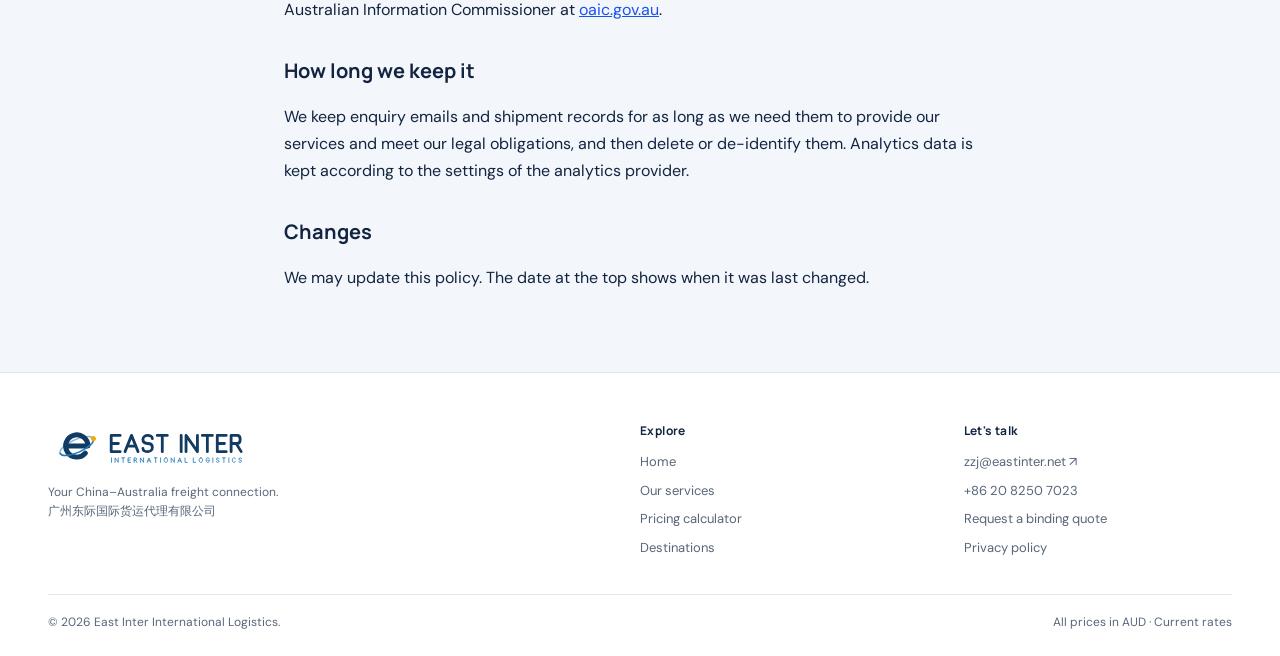
<file: privacy.html>
<!doctype html>
<html lang="en-AU">
<head>
  <meta charset="utf-8">
  <meta name="viewport" content="width=device-width, initial-scale=1">
  <meta name="description" content="How East Inter International Logistics handles personal information on eastinter.com.au.">
  <title>Privacy Policy | East Inter</title>
  <link rel="icon" type="image/svg+xml" href="/assets/favicon.svg">
  <style>
    @import url('https://fonts.googleapis.com/css2?family=DM+Sans:wght@400;500;600;700&family=Manrope:wght@400;500;600;700;800&display=swap');
    :root{--blue:#1952ec;--ink:#122440;--muted:#58667a;--line:#e1e7f0;--canvas:#f3f6fb;--soft:#eaf0ff;--focus:#edaa1c}
    *{box-sizing:border-box}html{scroll-behavior:smooth}body{margin:0;background:var(--canvas);color:var(--ink);font-family:'DM Sans',sans-serif;line-height:1.6}
    a{color:inherit;text-decoration:none}button,input,select{font:inherit}button,select{cursor:pointer}button,input,select,a{-webkit-tap-highlight-color:transparent}button:focus-visible,input:focus-visible,select:focus-visible,a:focus-visible{outline:3px solid var(--focus);outline-offset:4px}
    .site-container{max-width:1280px;width:calc(100% - 96px);margin-inline:auto}.topbar{background:var(--ink);color:#fff;font-size:12px;letter-spacing:.3px;padding:9px 0}.topbar .site-container{display:flex;justify-content:space-between}.topbar a{color:#e0e9ff}
    .site-header{height:103px;background:#fff;border-bottom:1px solid var(--line)}.header-inner{height:100%;display:flex;align-items:center;justify-content:space-between;gap:25px}.brand{display:flex;align-items:center;gap:12px;font-family:Manrope,sans-serif;font-size:21px;font-weight:800;letter-spacing:1px;line-height:1.4}.brand small{display:block;font-size:12px;letter-spacing:2px;font-weight:600}.mark{background:var(--blue);color:#fff;font-size:31px;letter-spacing:-2px;display:flex;align-items:center;justify-content:center;width:52px;height:52px;border-radius:11px}.mark span{font-size:20px;align-self:flex-start;margin-top:3px}.site-nav{display:flex;align-items:center;gap:29px;font-size:14px;font-weight:500}.site-nav>a:not(.home-link):hover{color:var(--blue)}.home-link{background:var(--blue);color:#fff;padding:12px 19px;border-radius:6px;font-size:14px;font-weight:700;white-space:nowrap}.home-link:hover{background:#1040c3}
    main{max-width:1180px;margin:auto;padding:47px 40px 42px}.intro{display:flex;align-items:flex-end;justify-content:space-between;gap:24px;margin-bottom:32px}.eyebrow{font-size:12px;font-weight:700;letter-spacing:1.7px;color:var(--blue);margin:0 0 10px}h1,h2,h3{font-family:Manrope,sans-serif}h1{font-size:clamp(34px,4vw,50px);line-height:1.13;letter-spacing:-2px;margin:0 0 13px;color:var(--ink)}.intro p:last-child{margin:0;color:var(--muted);font-size:14px}.rate-tag{white-space:nowrap;display:flex;align-items:center;gap:8px;background:#fff;border:1px solid var(--line);border-radius:30px;padding:8px 14px;font-size:12px;color:var(--blue);margin-bottom:4px}.dot{height:6px;width:6px;background:var(--blue);border-radius:50%}
    .layout{display:grid;grid-template-columns:minmax(0,1.25fr) minmax(0,1fr);gap:24px;align-items:start}.card{background:#fff;border:1px solid var(--line);border-radius:12px;box-shadow:0 12px 35px #12244007}.form-card{padding:28px 30px}.step{border:0;padding:0;margin:0 0 26px;min-width:0}.step:last-child{margin-bottom:0}.step legend,.step-title{padding:0;display:flex;align-items:center;gap:10px;font-size:15px;font-weight:700;margin-bottom:15px}.step-no{width:24px;height:24px;display:inline-grid;place-items:center;border-radius:50%;background:var(--soft);color:var(--blue);font-size:12px;font-weight:800}.step-title label{cursor:pointer}.services{display:grid;grid-template-columns:1fr 1fr;gap:10px}.service{border:1px solid var(--line);border-radius:9px;background:#fff;text-align:left;padding:15px 14px;position:relative;color:var(--ink);min-height:103px;transition:background .15s,border-color .15s}.service:hover{border-color:#91a4c6;background:#f8faff}.service[aria-pressed="true"]{border:2px solid var(--blue);padding:14px 13px;background:var(--soft)}.service .symbol{display:block;font-size:19px;color:var(--blue);line-height:1;margin-bottom:10px}.service .label{display:block;font-size:14px;font-weight:700}.service small{display:block;overflow-wrap:anywhere;color:var(--muted);font-size:12px;margin-top:2px;letter-spacing:.3px}.check{position:absolute;right:12px;top:11px;border:1px solid #c7cfdd;width:16px;height:16px;border-radius:50%;font-size:12px;text-align:center;line-height:14px;color:transparent}.service[aria-pressed="true"] .check{background:var(--blue);color:#fff;border-color:var(--blue)}
    select{width:100%;height:48px;border:1px solid #dce3ed;border-radius:6px;background:#fff;color:var(--ink);padding:0 12px;font-size:14px}.measurement{display:flex;border:1px solid #dce3ed;border-radius:6px;overflow:hidden;align-items:center}.measurement:focus-within{outline:3px solid var(--focus);outline-offset:3px}.measurement input{width:100%;min-width:0;border:0;background:transparent;font-size:22px;font-weight:650;color:var(--blue);padding:10px 14px;outline:none}.measurement span{padding:0 16px;white-space:nowrap;color:var(--muted);font-size:13px}.hint{font-size:12px;line-height:1.7;color:var(--muted);margin:8px 0 0}.options{margin-top:17px}.options label{font-size:12px;font-weight:650;display:block;margin-bottom:7px}.segmented{display:grid;grid-template-columns:1fr 1fr;gap:8px}.segmented button{border:1px solid var(--line);border-radius:6px;background:#fff;color:var(--muted);font-size:12px;padding:10px 6px}.segmented button[aria-pressed="true"]{background:var(--soft);border-color:var(--blue);color:var(--blue);font-weight:700}.error{font-size:12px;color:#a73125;margin:8px 0 0}[hidden]{display:none!important}
    .quote{overflow:hidden}.quote-top{background:var(--ink);color:white;padding:28px 28px 24px;position:relative}.quote-top:after{content:"";position:absolute;right:-37px;top:-59px;width:180px;height:180px;border:1px solid #ffffff12;border-radius:50%;pointer-events:none}.quote-label{font-size:12px;font-weight:700;letter-spacing:2px;color:#c4cee4;margin:0 0 7px}.quote-top h2{font-size:14px;font-weight:500;margin:0;color:#edf1fa}.price{display:flex;align-items:baseline;gap:10px;margin:7px 0 1px;flex-wrap:wrap}.price strong{font-family:Manrope,sans-serif;font-size:clamp(38px,4.6vw,53px);line-height:1.25;letter-spacing:-1.5px;font-weight:750;overflow-wrap:anywhere}.price span{font-size:12px;color:#c4cee4;letter-spacing:1px}.quote-subtitle{font-size:12px;color:#c4cee4;margin:9px 0 0}.transit{display:flex;align-items:center;gap:10px;margin-top:23px;padding-top:17px;border-top:1px solid #ffffff24;font-size:12px;color:#c4cee4}.transit strong{text-align:right;color:white;font-size:13px;margin-left:auto}.quote-body{padding:24px 28px}.route{display:flex;align-items:center;gap:11px;padding-bottom:19px;border-bottom:1px solid var(--line);font-size:12px;color:var(--muted)}.route .route-city{min-width:0;overflow-wrap:anywhere;font-weight:700;color:var(--blue)}.route .route-line{height:1px;background:var(--line);flex:1;min-width:12px}.breakdown-heading{display:flex;justify-content:space-between;align-items:center;margin:20px 0 13px}.breakdown-heading h3{font-size:13px;margin:0}.breakdown-heading span{font-size:12px;color:var(--muted)}.line-item{display:flex;justify-content:space-between;align-items:baseline;gap:15px;font-size:12px;margin:11px 0;color:var(--muted)}.line-item span:first-child{min-width:0;overflow-wrap:anywhere}.line-item strong{white-space:nowrap;font-weight:600;color:var(--ink)}.line-total{border-top:1px dashed var(--line);padding-top:14px;margin-top:15px;font-size:13px;font-weight:700;color:var(--blue)}.line-total strong{color:var(--blue)}.note{border-radius:8px;background:#f5f7fa;padding:12px 14px;font-size:12px;line-height:1.8;color:var(--muted);margin:18px 0 0}.surcharge{background:#fff7e7;color:#704400;border-left:3px solid var(--focus)}.contact{display:block;margin-top:20px;background:var(--blue);border-radius:6px;text-decoration:none;text-align:center;color:#fff;font-size:13px;font-weight:700;padding:13px}.contact:hover{background:#1040c3}.disclaimer{text-align:center;font-size:12px;color:var(--muted);margin:9px 0 0}.below{display:flex;justify-content:center;gap:24px;color:var(--muted);font-size:12px;margin:25px 0 0}.below span{display:flex;align-items:center;gap:7px}.below i{font-style:normal;color:var(--blue)}
    .site-footer{background:#fff;border-top:1px solid var(--line);padding:48px 0 24px}.footer-top{display:grid;grid-template-columns:2fr 1fr 1fr;gap:55px}.site-footer p{font-size:12px;color:var(--muted)}.site-footer h3{font-size:12px;letter-spacing:.4px;margin:0 0 12px}.site-footer .footer-links{display:flex;flex-direction:column;gap:8px;font-size:13px;color:var(--muted)}.site-footer .footer-links a:hover{color:var(--blue)}.footer-bottom{display:flex;justify-content:space-between;border-top:1px solid var(--line);padding-top:18px;margin-top:35px;font-size:12px;color:var(--muted)}
    @media(max-width:900px){.site-nav>a:not(.home-link){display:none}.layout{grid-template-columns:1fr}.footer-top{grid-template-columns:1fr 1fr}.footer-top>div:first-child{grid-column:1/-1}}
    @media(max-width:800px){.site-container{width:calc(100% - 48px)}.site-header{height:87px}.header-inner{padding:0}.topbar{font-size:12px}main{padding:30px 24px 34px}.intro{display:block}.rate-tag{display:inline-flex;margin-top:18px}.quote-top{padding:25px}.quote-body{padding:22px 25px}.price strong{font-size:48px}}
    @media(max-width:520px){.topbar .site-container span{display:none}.topbar .site-container{justify-content:flex-end}.site-container{width:calc(100% - 32px)}.site-header{height:78px}.brand{gap:9px;font-size:18px}.mark{width:43px;height:43px;font-size:25px}.mark span{font-size:16px}.brand small{font-size:12px}.home-link{padding:9px 12px;font-size:12px}.site-nav{gap:0}main{padding:27px 16px 30px}h1{font-size:34px;letter-spacing:-1.2px;max-width:340px}.intro{margin-bottom:23px}.intro p:last-child{font-size:12px}.form-card{padding:22px 20px}.services{gap:9px}.service{padding:13px 11px}.service[aria-pressed="true"]{padding:12px 10px}.service small{font-size:12px}.below{gap:14px;font-size:12px}.quote-top,.quote-body{padding:23px}.price strong{font-size:46px}.footer-top{grid-template-columns:1fr;gap:28px}.footer-top>div:first-child{grid-column:auto}.footer-bottom{display:block}.footer-bottom span{display:block;margin-top:6px}}
    @media(max-width:390px){.brand>span:last-child{display:none}.below{flex-wrap:wrap}.home-link{font-size:12px}.form-card{padding:20px 16px}.quote-top,.quote-body{padding:21px 19px}}
    @media(prefers-reduced-motion:reduce){*{transition:none!important}}
  .brand-logo{max-width:100%}@media(max-width:390px){.brand-logo{height:34px!important}}
      .policy{max-width:760px;margin:0 auto;padding:48px 24px 64px}.policy h1{margin:0 0 6px}.policy h2{font-size:20px;margin:32px 0 10px}.policy p,.policy li{font-size:16px;line-height:1.7;color:var(--ink)}.policy ul{padding-left:22px}.policy .updated{color:var(--muted);font-size:14px;margin:0 0 24px}.policy a{color:var(--blue);text-decoration:underline}
  </style>
<script src="/tracking-config.js"></script>
  <script src="/tracking.js" defer></script>
</head>
<body>
  <header class="site-header"><div class="header-inner site-container"><a class="brand" href="/" aria-label="East Inter home"><img src="/assets/east-inter-logo.svg" alt="East Inter International Logistics" width="326" height="80" class="brand-logo" style="height:50px;width:auto;display:block"></a><nav class="site-nav" aria-label="Main navigation"><a href="/#services">Our services</a><a href="/eastinter-pricing-calculator" aria-current="page">Pricing calculator</a><a href="/#how">How it works</a><a href="/#coverage">Destinations</a><a class="home-link" href="/" aria-label="Back to East Inter home page">Back to home ↗</a></nav></div></header>
  <main class="policy">
    <p class="eyebrow">PRIVACY</p>
    <h1>Privacy Policy</h1>
    <p class="updated">Last updated: 14 October 2026</p>
    <p>This policy explains how East Inter International Logistics ("East Inter", "we", "us") handles personal information when you use eastinter.com.au. We handle personal information in line with the Australian Privacy Principles in the Privacy Act 1988 (Cth).</p>
    <h2>What we collect</h2>
    <ul>
      <li><strong>Emails you send us.</strong> When you email zzj@eastinter.net or info@eastinter.com.au we receive your email address, your name if you include it, and whatever you write, such as your goods, weights, volumes and delivery addresses.</li>
      <li><strong>The quote form on our home page.</strong> The name, email, goods description, weight and volume you type into this form are only used to prepare an email in your own email app. The form does not send them to our servers; nothing reaches us unless you send that email yourself.</li>
      <li><strong>The pricing calculator.</strong> Your inputs are processed in your browser to show an estimate. We do not store them on our servers.</li>
      <li><strong>Website analytics and advertising measurement.</strong> When these tools are switched on, Google Analytics and the Meta Pixel (Facebook) collect information such as your IP address, device and browser type, the pages you view, how you arrived at the site (for example a Facebook ad), and which buttons you click (for example an email link or the calculator). They use cookies or similar technologies. We do not send your name, email address, goods description, weight, volume or any price shown to these tools.</li>
    </ul>
    <h2>Why we use it</h2>
    <ul>
      <li>To reply to your enquiry and prepare a quote for your shipment.</li>
      <li>To understand how the website is used and whether our advertising is working, and to show our ads to people who have visited the site.</li>
      <li>To keep the website secure and working.</li>
    </ul>
    <h2>Who we share it with, and where it goes</h2>
    <p>East Inter is based in Guangzhou, China, so emails you send us are received and handled by our team in China. We use the services of Google (Analytics) and Meta (Facebook), which process information on servers in Australia and overseas, including the United States. We may also share shipment details with carriers, customs brokers and delivery partners as needed to move your goods. We do not sell personal information.</p>
    <h2>Your choices</h2>
    <ul>
      <li>If your browser sends a Do Not Track signal, our analytics and advertising tools do not load.</li>
      <li>You can block or delete cookies in your browser settings, and manage ad settings in your Facebook account and Google account.</li>
      <li>You can install Google's Analytics opt-out add-on.</li>
    </ul>
    <h2>Access, correction and complaints</h2>
    <p>You can ask us for a copy of the personal information we hold about you, ask us to correct it, or ask us to delete it, by emailing <a href="mailto:info@eastinter.com.au">info@eastinter.com.au</a>. We will respond within a reasonable time. If you are not happy with how we handle a request or complaint, you can contact the Office of the Australian Information Commissioner at <a href="https://www.oaic.gov.au">oaic.gov.au</a>.</p>
    <h2>How long we keep it</h2>
    <p>We keep enquiry emails and shipment records for as long as we need them to provide our services and meet our legal obligations, and then delete or de-identify them. Analytics data is kept according to the settings of the analytics provider.</p>
    <h2>Changes</h2>
    <p>We may update this policy. The date at the top shows when it was last changed.</p>
  </main>
  <footer class="site-footer"><div class="site-container"><div class="footer-top"><div><a class="brand" href="/"><img src="/assets/east-inter-logo.svg" alt="East Inter International Logistics" width="326" height="80" class="brand-logo" style="height:50px;width:auto;display:block"></a><p>Your China–Australia freight connection.<br>广州东际国际货运代理有限公司</p></div><div><h3>Explore</h3><div class="footer-links"><a href="/">Home</a><a href="/#services">Our services</a><a href="/eastinter-pricing-calculator">Pricing calculator</a><a href="/#coverage">Destinations</a></div></div><div><h3>Let's talk</h3><div class="footer-links"><a href="mailto:zzj@eastinter.net">zzj@eastinter.net ↗</a><a href="tel:+862082507023">+86 20 8250 7023</a><a href="mailto:info@eastinter.com.au">Request a binding quote</a><a href="/privacy">Privacy policy</a></div></div></div><div class="footer-bottom"><span>© 2026 East Inter International Logistics.</span><span>All prices in AUD · <span id="footer-effective">Current</span> rates</span></div></div></footer>
</body>
</html>
</file>
<file: style.css>
@import url('https://fonts.googleapis.com/css2?family=DM+Sans:wght@400;500;600;700&family=Manrope:wght@400;500;600;700;800&display=swap');
:root{--blue:#1952ec;--ink:#122440;--muted:#58667a;--line:#e1e7f0;--pale:#f3f6fb}*{box-sizing:border-box}html{scroll-behavior:smooth;scroll-padding-top:25px}body{margin:0;color:var(--ink);background:#fff;font-family:'DM Sans',sans-serif;font-size:16px;line-height:1.6}a{color:inherit;text-decoration:none}button,input,select,textarea{font:inherit}button,a,input,select,textarea{-webkit-tap-highlight-color:transparent}button{cursor:pointer}button:focus-visible,a:focus-visible,summary:focus-visible{outline:3px solid #edaa1c;outline-offset:5px}[hidden]{display:none!important}.container{max-width:1280px;width:calc(100% - 96px);margin-inline:auto}.topbar{background:#112440;color:#fff;font-size:12px;letter-spacing:.3px;padding:9px 0}.topbar .container{display:flex;justify-content:space-between}.topbar a{color:#e0e9ff}header{height:103px;display:flex;align-items:center;justify-content:space-between;gap:25px}.brand{display:flex;align-items:center;gap:12px;font-family:Manrope,sans-serif;font-size:21px;font-weight:800;letter-spacing:1px;line-height:1.4}.brand small{display:block;font-size:9px;letter-spacing:2px;font-weight:600}.mark{background:var(--blue);color:#fff;font-size:31px;letter-spacing:-2px;display:flex;align-items:center;justify-content:center;width:52px;height:52px;border-radius:11px}.mark span{font-size:20px;align-self:flex-start;margin-top:3px}nav{display:flex;gap:30px;font-size:14px;font-weight:500}nav a:hover,.text-link:hover{color:var(--blue)}.button{background:var(--blue);color:#fff;padding:15px 23px;border:0;border-radius:6px;font-size:14px;font-weight:700;display:inline-flex;align-items:center;justify-content:center;gap:25px;white-space:nowrap;transition:background .2s,transform .2s}.button:hover{background:#1040c3;transform:translateY(-1px)}.button span{font-size:19px}.nav-cta{padding:12px 19px}.menu{display:none}.hero{display:grid;grid-template-columns:1.04fr 1fr;gap:50px;padding-top:28px;padding-bottom:55px;align-items:center}.eyebrow{font-size:11px;letter-spacing:1.7px;font-weight:700;color:var(--blue);display:flex;align-items:center;gap:10px}.tinyline{height:2px;width:22px;background:var(--blue)}h1,h2,h3{font-family:Manrope,sans-serif;line-height:1.17;margin:0;letter-spacing:-1.3px}h1{font-size:clamp(45px,5.1vw,72px);letter-spacing:-3.5px;line-height:1.08;margin:24px 0}h1>span{color:var(--blue)}.hero-copy>p{color:var(--muted);font-size:17px;line-height:1.8;margin:0 0 28px}.hero-actions{display:flex;align-items:center;gap:26px}.text-link{font-weight:600;font-size:14px}.text-link span{margin-left:12px}.hero-benefits{display:flex;gap:20px;margin-top:28px;font-size:12px;color:#506179}.hero-benefits span::first-letter{color:var(--blue)}.hero-photo{height:471px;border-radius:14px;position:relative;overflow:hidden;background:#173550}.hero-photo>img{width:100%;height:100%;object-fit:cover}.hero-photo:after{content:'';position:absolute;inset:0;background:linear-gradient(180deg,#031e473b,transparent 45%,#071f4855);pointer-events:none}.photo-top{position:absolute;z-index:1;top:24px;left:25px;right:25px;display:flex;justify-content:space-between;color:#fff;font-size:10px;letter-spacing:1.3px}.route-card{position:absolute;z-index:1;left:26px;right:26px;bottom:26px;background:#fffefaf2;border-radius:9px;padding:20px 24px}.route-label{font-size:10px;letter-spacing:1.6px;color:#607086}.route{display:flex;align-items:center;gap:28px;margin:8px 0 14px}.route>div:not(.route-line){display:flex;flex-direction:column}.route strong{font-size:33px;font-family:Manrope;line-height:1.3;letter-spacing:-1px}.route>div>span{font-size:12px;color:var(--muted)}.route-line{flex:1;border-top:1px dashed #91a4c6;position:relative}.route-line span{position:absolute;left:45%;top:-16px;background:#fdfdfa;padding:0 8px;color:var(--blue)!important;font-size:22px!important}.route-bottom{border-top:1px solid var(--line);padding-top:12px;font-size:11px;color:var(--muted);display:flex;justify-content:space-between}.shipping{border:1px solid var(--line);border-radius:12px;padding:27px 30px 17px;box-shadow:0 12px 35px #12244007}.shipping-top{display:flex;align-items:center;justify-content:space-between;border-bottom:1px solid var(--line);margin-bottom:23px}.shipping h2{font-size:23px;letter-spacing:-.8px;padding-bottom:17px}.tabs{display:flex;gap:28px}.tabs button{background:none;color:var(--muted);border:0;border-bottom:2px solid transparent;padding:0 0 21px;font-size:14px}.tabs [aria-selected=true]{color:var(--blue);border-color:var(--blue);font-weight:700}.quick-grid{display:grid;grid-template-columns:1fr 1fr 1fr auto;align-items:end;gap:18px}label{display:flex;flex-direction:column;gap:8px;font-size:12px;font-weight:600;color:#566176}input,select,textarea{border:1px solid #dce3ed;border-radius:5px;padding:13px 12px;min-width:0;width:100%;color:var(--ink);background:#fff;font-size:14px;outline-color:var(--blue)}.quick-grid .button{height:50px}.tool-note{font-size:12px;color:#637088;margin:15px 0 0}.track-grid{display:grid;grid-template-columns:1fr auto;gap:20px;align-items:end}.volume-grid{display:grid;grid-template-columns:repeat(4,1fr) auto;gap:16px;align-items:end}#volume-result,#track-result,#quote-status{font-size:14px}.service-strip{display:flex;align-items:center;justify-content:space-between;padding:28px 0;border-bottom:1px solid var(--line);font-size:13px}.service-strip>span{font-size:10px;letter-spacing:1.3px;color:#7a8595}.service-strip b{font-weight:400;color:#a3b3cf}.section{padding-block:80px}.section-head{display:flex;align-items:end;justify-content:space-between;gap:35px;margin-bottom:33px}h2{font-size:38px;letter-spacing:-1.6px}.section-head h2,.coverage h2,.faq h2{margin-top:14px}.section-head>p{font-size:14px;color:var(--muted);margin:0 0 3px}.services-grid{display:grid;grid-template-columns:repeat(3,1fr);gap:22px}.service{background:#f6f8fc;border:1px solid #e7edf5;border-radius:9px;padding:27px}.service.featured{background:#eaf0ff;border-color:#dce6ff}.service-number{display:flex;justify-content:space-between;color:#527092;font-size:12px;align-items:center}.service-number span{font-size:9px;letter-spacing:1px}.service-icon{font-size:45px;color:var(--blue);height:85px;display:flex;align-items:center;font-weight:500}.service h3{font-size:25px;letter-spacing:-.8px}.service p{font-size:14px;color:var(--muted);line-height:1.8;margin:13px 0 26px}.service-footer{border-top:1px solid #dce3ef;padding-top:18px;display:flex;align-items:center;justify-content:space-between;gap:8px}.service-footer>span{font-size:9px;letter-spacing:.6px;color:#526887}.service-footer button{background:#fff;border:1px solid #dae3f3;width:34px;height:34px;border-radius:50%;color:var(--blue);font-size:20px;flex-shrink:0}.service-footer button:hover{background:var(--blue);color:white}.included{display:flex;gap:30px;margin-top:28px;align-items:center;font-size:12px;color:var(--muted);flex-wrap:wrap}.included strong{color:var(--ink);font-size:13px}.included>span:before{content:'✓';margin-right:8px;color:var(--blue)}.how-section{background:var(--pale);padding:64px 0}.steps{display:grid;grid-template-columns:repeat(4,1fr);gap:35px}.steps article{border-top:1px solid #d3deee;padding-top:23px}.steps article>span{color:var(--blue);font-size:13px;font-weight:700}.steps h3{font-size:18px;letter-spacing:-.5px;margin:18px 0 12px}.steps p{font-size:14px;color:var(--muted);margin:0;line-height:1.8}.coverage{display:grid;grid-template-columns:1fr 1.25fr;gap:110px;align-items:center}.coverage h2{font-size:48px}.coverage p{color:var(--muted);font-size:15px;max-width:370px;margin:22px 0}.destinations{background:#f5f8ff;border-radius:12px;padding:34px 37px}.destination-title>span{display:block;font-size:10px;letter-spacing:1.6px;color:#61779a;margin-bottom:8px}.destination-title strong{font-size:22px;font-family:Manrope;letter-spacing:-.5px}.destination-arrow{color:var(--blue);font-size:28px;margin:7px 0}.cities{display:grid;grid-template-columns:1fr 1fr;gap:0 30px}.cities>span{border-bottom:1px solid #dce5f4;padding:13px 0;display:flex;justify-content:space-between;font-size:16px}.cities b{font-weight:400;color:var(--blue)}.cities .city-other{display:block;font-size:11px;color:var(--muted)}.city-other a{color:var(--blue)}.faq{border-top:1px solid var(--line);display:grid;grid-template-columns:1fr 1.5fr;gap:90px;padding-top:60px}.faq p{color:var(--muted);font-size:14px}.faq a{color:var(--blue)}details{border-bottom:1px solid var(--line)}summary{cursor:pointer;list-style:none;padding:20px 30px 20px 0;font-size:16px;position:relative}summary::-webkit-details-marker{display:none}summary:after{content:'+';position:absolute;right:0;color:var(--blue);font-size:22px;top:14px}details[open] summary:after{content:'−'}details p{margin:0 28px 20px 0}.cta{background:var(--blue);color:white;padding:44px 48px;border-radius:12px;display:flex;justify-content:space-between;align-items:center}.cta .eyebrow{color:#bfd0ff;font-size:10px}.cta h2{font-size:44px;margin-top:9px}.white{background:#fff;color:var(--blue)}.white:hover{background:#e9efff}footer{padding-top:65px}.footer-top{display:grid;grid-template-columns:2fr 1fr 1fr;gap:45px}.footer-top p{font-size:13px;color:var(--muted);line-height:1.9}.footer-top h3{font-size:13px;letter-spacing:0;margin:0 0 16px}.footer-top>div>a:not(.brand){display:block;font-size:13px;color:var(--muted);margin:8px 0}.footer-bottom{border-top:1px solid var(--line);margin-top:45px;padding:22px 0;display:flex;justify-content:space-between;font-size:11px;color:#6b778a}dialog{border:0;border-radius:15px;padding:35px;max-width:610px;width:calc(100% - 32px);color:var(--ink);box-shadow:0 20px 120px #071c4866}dialog::backdrop{background:#0d234570;backdrop-filter:blur(4px)}dialog h2{font-size:28px;margin:18px 0}dialog p{font-size:14px;color:var(--muted)}.close{position:absolute;right:13px;top:7px;border:0;background:none;font-size:30px;color:var(--muted)}#details-form{display:flex;flex-direction:column;gap:17px}.form-pair{display:grid;grid-template-columns:1fr 1fr;gap:16px}#email-fallback{color:var(--blue)}
@media(min-width:1450px){.hero{padding-top:45px}.hero-photo{height:505px}}@media(max-width:1100px){.container{width:calc(100% - 48px)}nav{gap:17px}.brand{font-size:17px}.brand small{font-size:8px}.hero{gap:28px}h1{font-size:56px}.hero-actions{gap:17px}.hero-benefits{gap:9px;font-size:11px}.hero-photo{height:450px}.quick-grid{grid-template-columns:1fr 1fr}.service-strip{gap:15px}.service-strip>span{display:none}.coverage{gap:50px}.tabs{gap:18px}.service{padding:22px}.service-number span{font-size:8px}.included{gap:20px}}@media(max-width:760px){.container{width:calc(100% - 36px)}.topbar{font-size:10px}.topbar a{display:none}header{height:82px;position:relative}.brand{font-size:17px}.mark{width:43px;height:43px;font-size:28px}.menu{display:block;background:none;border:1px solid var(--line);border-radius:5px;font-size:21px;padding:4px 10px;margin-left:auto}.nav-cta{display:none}nav{display:none;position:absolute;top:76px;left:0;right:0;background:#fff;border:1px solid var(--line);box-shadow:0 10px 30px #1224401a;z-index:5;padding:22px;border-radius:8px}nav.open{display:flex;flex-direction:column}.hero{grid-template-columns:1fr;gap:30px;padding-top:23px;padding-bottom:30px}h1{font-size:clamp(45px,11vw,68px);letter-spacing:-2.6px;margin:19px 0}.eyebrow{font-size:10px;letter-spacing:1.2px}.hero-copy>p{font-size:16px}.hero-actions{gap:19px}.hero-actions .button{padding:14px 17px;gap:14px}.text-link{font-size:13px}.hero-benefits{font-size:11px;gap:18px;margin-top:21px}.hero-photo{height:330px}.route-card{left:20px;right:20px;bottom:20px;padding:14px 20px}.photo-top{top:18px;font-size:9px}.route strong{font-size:28px}.shipping{padding:22px 18px 18px}.shipping-top{display:block}.shipping h2{font-size:23px}.tabs{gap:18px;overflow-x:auto}.tabs button{font-size:12px;white-space:nowrap;padding-bottom:14px}.quick-grid{gap:14px;grid-template-columns:1fr}.tool-note{font-size:12px}.track-grid{grid-template-columns:1fr}.volume-grid{grid-template-columns:1fr 1fr}.volume-grid button{grid-column:1/-1}.service-strip{flex-wrap:wrap;justify-content:center;font-size:11px;padding:22px 0;gap:9px}.service-strip b{font-size:12px}.section{padding-block:50px}.section-head{display:block;margin-bottom:25px}.section-head>p{margin-top:17px}h2{font-size:30px;letter-spacing:-1px}.services-grid{grid-template-columns:1fr;gap:15px}.service{padding:25px}.service-number span{font-size:10px}.service-icon{height:67px}.service p{font-size:15px;margin-bottom:20px}.service-footer>span{font-size:10px}.included{gap:12px 24px}.included strong{width:100%}.how-section{padding:45px 0}.how-section .text-link{display:inline-block;margin-top:19px}.steps{grid-template-columns:1fr 1fr;gap:25px}.steps h3{font-size:18px}.steps p{font-size:14px}.coverage{grid-template-columns:1fr;gap:30px}.coverage h2{font-size:39px}.destinations{padding:25px}.destination-title strong{font-size:20px}.faq{grid-template-columns:1fr;gap:14px}.faq h2 br{display:none}.faq p{font-size:15px}summary{font-size:15px}.cta{padding:30px 25px;flex-direction:column;align-items:flex-start;gap:23px}.cta h2{font-size:33px}.footer-top{grid-template-columns:1fr 1fr;gap:30px}.footer-top>div:first-child{grid-column:1/-1}.footer-bottom{flex-direction:column;gap:8px;margin-top:30px}footer{padding-top:45px}.form-pair{grid-template-columns:1fr}dialog{padding:30px 22px}.cities{gap:0 19px}}@media(prefers-reduced-motion:reduce){html{scroll-behavior:auto}*{transition:none!important}} 

/* Readable content and controls across devices. */
label,.tool-note,.hero-benefits,.included,.footer-top>div>a:not(.brand),.footer-top h3{font-size:14px}.service p,.steps p,.section-head>p,.coverage p,.faq p{font-size:16px}.eyebrow,.topbar,.route-label,.route-bottom,.photo-top,.service-number span,.service-footer>span,.destination-title>span,.cta .eyebrow,.footer-bottom,.service-strip>span{font-size:12px}.brand small{font-size:10px}.hero-benefits{flex-wrap:wrap;gap:8px 18px}.tabs{flex-wrap:wrap}.tabs button{font-size:14px}.service-number{gap:12px}.service-number span{letter-spacing:.4px}.service-footer>span{letter-spacing:0}.section-head>p{max-width:400px}.service-strip{flex-wrap:wrap}.cities .city-other{font-size:12px}.hero-photo{min-height:390px}@media(max-width:760px){.shipping-top .tabs{gap:14px}.tabs button{font-size:14px}.hero-photo{min-height:330px}.hero-actions{flex-wrap:wrap}.service-number span{font-size:12px}.hero-benefits{font-size:12px}.photo-top{font-size:12px}.route-bottom{font-size:12px;gap:8px;flex-wrap:wrap}}

.brand-logo{max-width:100%}@media(max-width:390px){.brand-logo{height:34px!important}}
</file>
